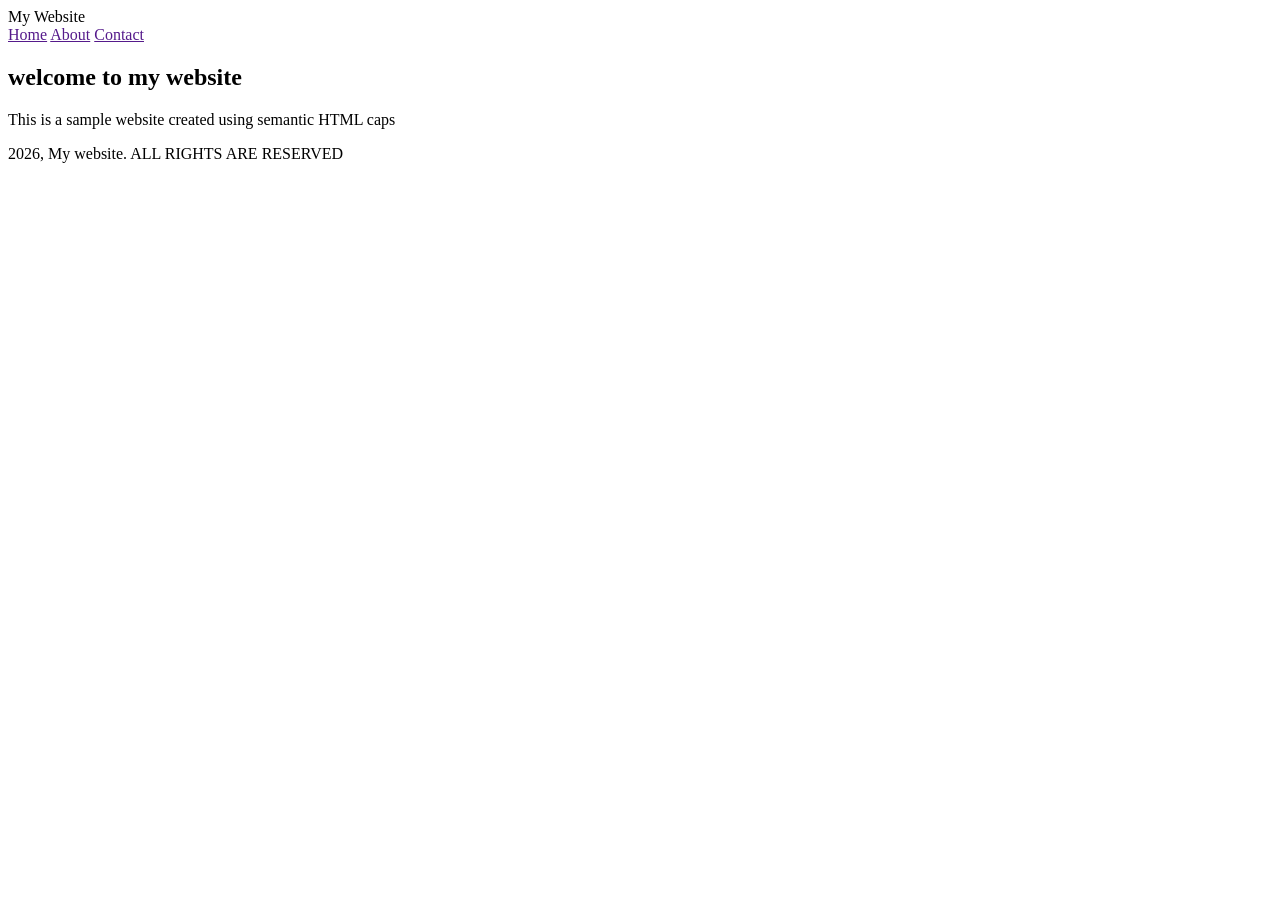
<file: 4vitalpageelements.html>
<!DOCTYPE html>
<html lang="en">
<head>
  <meta charset="UTF-8">
  <meta name="viewport" content="width=device-width, initial-scale=1.0">
  <title>Document</title>
</head>
<body> 
  <header>
    <h>My Website</h>
</header>
    <nav>
      <a href="">Home</a>
      <a href="">About</a>
      <a href="">Contact</a>
    </nav>
    <article>
      <h2>welcome to my website</h2>
      <p>This is a sample website created using semantic HTML caps</p>
    </article>

    <footer>
      <p>2026, My website. ALL RIGHTS ARE RESERVED</p>
    </footer>
</body>
</html>
</file>
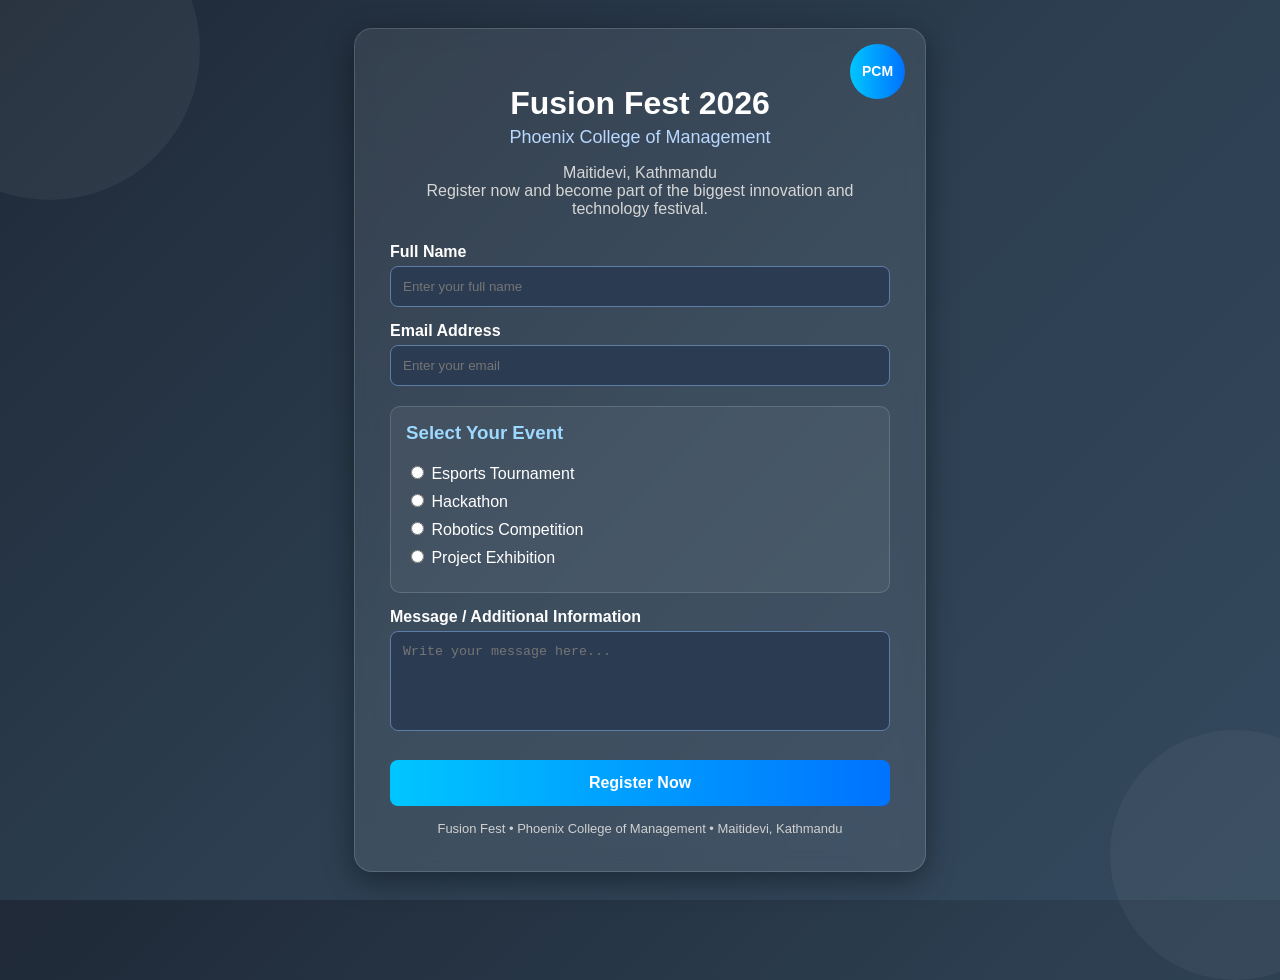
<file: aitools.html>
<!DOCTYPE html>
<html lang="en">
<head>
    <meta charset="UTF-8">
    <meta name="viewport" content="width=device-width, initial-scale=1.0">
    <title>Fusion Fest Registration</title>

    <style>
        body{
            font-family: Arial, Helvetica, sans-serif;
            display: flex;
            justify-content: center;
            align-items: center;
            min-height: 100vh;
            margin: 0;
            background: linear-gradient(135deg,#1f2937,#2c3e50,#34495e);
            overflow-x: hidden;
        }

        /* Background design circles */
        body::before{
            content: "";
            position: absolute;
            width: 300px;
            height: 300px;
            background: rgba(255,255,255,0.05);
            border-radius: 50%;
            top: -100px;
            left: -100px;
        }

        body::after{
            content: "";
            position: absolute;
            width: 250px;
            height: 250px;
            background: rgba(255,255,255,0.04);
            border-radius: 50%;
            bottom: -80px;
            right: -80px;
        }

        .container{
            width: 500px;
            padding: 35px;
            border: 1px solid rgba(255,255,255,0.15);
            border-radius: 18px;
            background: rgba(255,255,255,0.08);
            backdrop-filter: blur(10px);
            box-shadow: 0 8px 30px rgba(0,0,0,0.4);
            color: white;
            position: relative;
        }

        .logo{
            position: absolute;
            top: 15px;
            right: 20px;
            width: 55px;
            height: 55px;
            border-radius: 50%;
            background: linear-gradient(to right,#00c6ff,#0072ff);
            display: flex;
            justify-content: center;
            align-items: center;
            font-size: 14px;
            font-weight: bold;
            color: white;
        }

        h1{
            text-align: center;
            margin-bottom: 5px;
            color: #ffffff;
        }

        h2{
            text-align: center;
            margin-top: 0;
            color: #b8d8ff;
            font-size: 18px;
            font-weight: normal;
        }

        p{
            text-align: center;
            color: #d6d6d6;
            margin-bottom: 25px;
        }

        label{
            display: block;
            margin-top: 15px;
            margin-bottom: 5px;
            font-weight: bold;
        }

        input[type="text"],
        input[type="email"],
        textarea{
            width: 100%;
            padding: 12px;
            border: 1px solid #5f7ea7;
            border-radius: 8px;
            background: #2b3b52;
            color: white;
            box-sizing: border-box;
            outline: none;
        }

        input:focus,
        textarea:focus{
            border-color: #00bfff;
        }

        textarea{
            resize: none;
            height: 100px;
        }

        .event-section{
            margin-top: 20px;
            padding: 15px;
            border: 1px solid rgba(255,255,255,0.15);
            border-radius: 10px;
            background: rgba(255,255,255,0.05);
        }

        .event-section h3{
            margin-top: 0;
            color: #9dd8ff;
        }

        .radio-group{
            margin: 10px 0;
        }

        .radio-group label{
            display: block;
            font-weight: normal;
            margin: 8px 0;
        }

        button{
            width: 100%;
            padding: 14px;
            margin-top: 25px;
            border: none;
            border-radius: 8px;
            background: linear-gradient(to right,#00c6ff,#0072ff);
            color: white;
            font-size: 16px;
            font-weight: bold;
            cursor: pointer;
            transition: 0.3s;
        }

        button:hover{
            transform: translateY(-3px);
            box-shadow: 0 5px 15px rgba(0,198,255,0.5);
        }

        .footer-text{
            text-align: center;
            margin-top: 15px;
            font-size: 13px;
            color: #d0d0d0;
        }
    </style>
</head>

<body>

    <div class="container">

        <div class="logo">PCM</div>

        <h1>Fusion Fest 2026</h1>
        <h2>Phoenix College of Management</h2>

        <p>
            Maitidevi, Kathmandu<br>
            Register now and become part of the biggest innovation and technology festival.
        </p>

        <form>

            <label>Full Name</label>
            <input type="text" placeholder="Enter your full name" required>

            <label>Email Address</label>
            <input type="email" placeholder="Enter your email" required>

            <div class="event-section">

                <h3>Select Your Event</h3>

                <!-- Same name attribute allows only one selection -->
                <div class="radio-group">
                    <label>
                        <input type="radio" name="event" required>
                        Esports Tournament
                    </label>

                    <label>
                        <input type="radio" name="event">
                        Hackathon
                    </label>

                    <label>
                        <input type="radio" name="event">
                        Robotics Competition
                    </label>

                    <label>
                        <input type="radio" name="event">
                        Project Exhibition
                    </label>
                </div>

            </div>

            <label>Message / Additional Information</label>
            <textarea placeholder="Write your message here..."></textarea>

            <button type="submit">Register Now</button>

        </form>

        <div class="footer-text">
            Fusion Fest • Phoenix College of Management • Maitidevi, Kathmandu
        </div>

    </div>

</body>
</html>
</file>
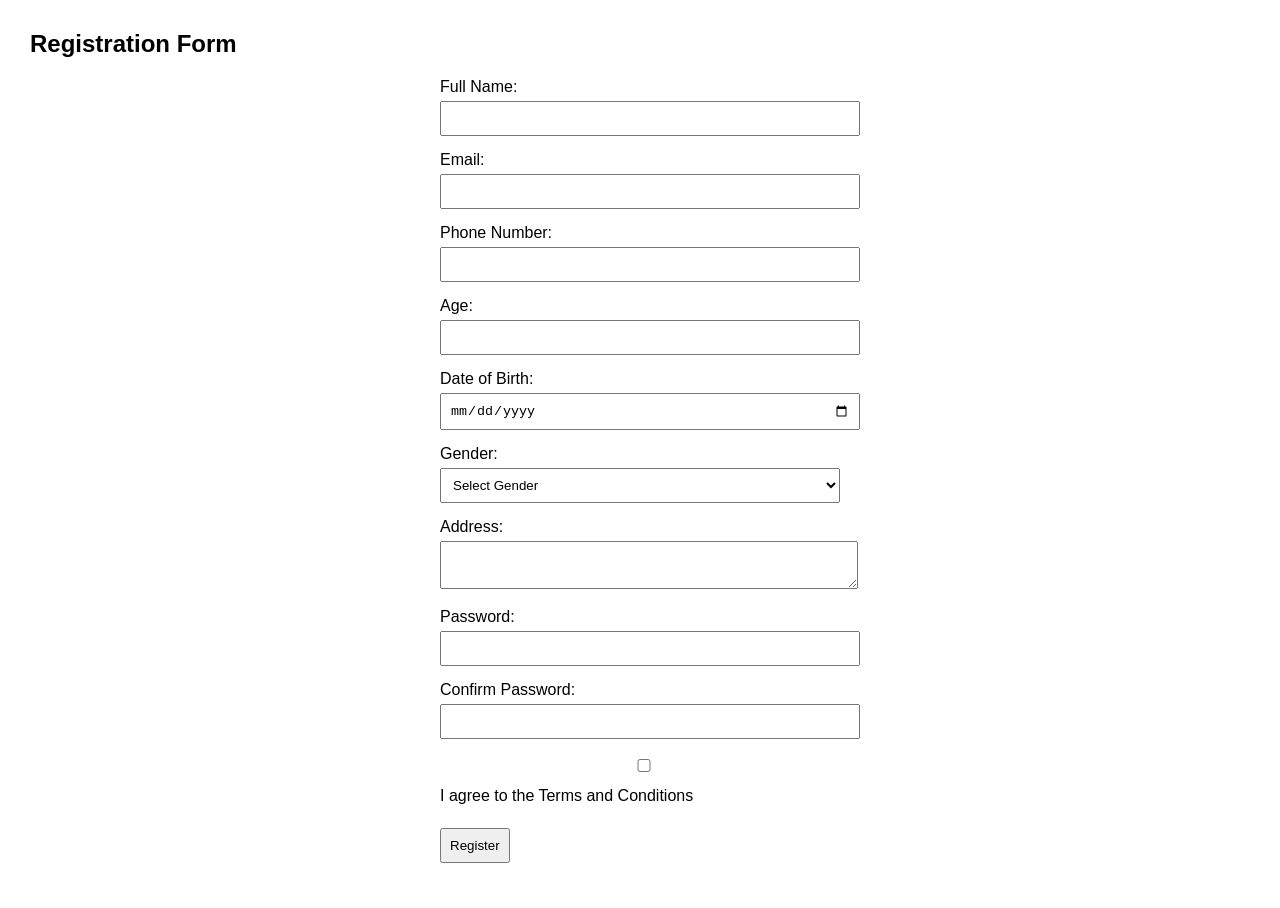
<file: chatgpt.html>
<!DOCTYPE html>
<html>
<head>
    <title>Registration Form</title>
    <style>
        body {
            font-family: Arial, sans-serif;
            margin: 30px;
        }

        form {
            width: 400px;
            margin: auto;
        }

        input, select, textarea {
            width: 100%;
            padding: 8px;
            margin-top: 5px;
            margin-bottom: 15px;
        }

        input[type="submit"] {
            width: auto;
        }
    </style>

    <script>
        function validateForm() {
            let password = document.getElementById("password").value;
            let confirmPassword = document.getElementById("confirmPassword").value;

            if (password !== confirmPassword) {
                alert("Passwords do not match.");
                return false;
            }

            return true;
        }
    </script>
</head>

<body>

<h2>Registration Form</h2>

<form onsubmit="return validateForm()">

    <!-- Name -->
    <label>Full Name:</label>
    <input type="text"
           name="fullname"
           required
           minlength="3"
           pattern="[A-Za-z ]+"
           title="Name should contain only letters and spaces">

    <!-- Email -->
    <label>Email:</label>
    <input type="email"
           name="email"
           required>

    <!-- Phone Number -->
    <label>Phone Number:</label>
    <input type="tel"
           name="phone"
           required
           pattern="[0-9]{10}"
           title="Enter exactly 10 digits">

    <!-- Age -->
    <label>Age:</label>
    <input type="number"
           name="age"
           required
           min="18"
           max="100">

    <!-- Date of Birth -->
    <label>Date of Birth:</label>
    <input type="date"
           name="dob"
           required>

    <!-- Gender -->
    <label>Gender:</label>
    <select required>
        <option value="">Select Gender</option>
        <option>Male</option>
        <option>Female</option>
        <option>Other</option>
    </select>

    <!-- Address -->
    <label>Address:</label>
    <textarea required minlength="10"></textarea>

    <!-- Password -->
    <label>Password:</label>
    <input type="password"
           id="password"
           required
           minlength="8"
           pattern="(?=.*[a-z])(?=.*[A-Z])(?=.*[0-9]).{8,}"
           title="Must contain at least one uppercase letter, one lowercase letter, and one number">

    <!-- Confirm Password -->
    <label>Confirm Password:</label>
    <input type="password"
           id="confirmPassword"
           required>

    <!-- Terms and Conditions -->
    <label>
        <input type="checkbox" required>
        I agree to the Terms and Conditions
    </label>
    <br><br>

    <!-- Submit Button -->
    <input type="submit" value="Register">

</form>

</body>
</html>
</file>
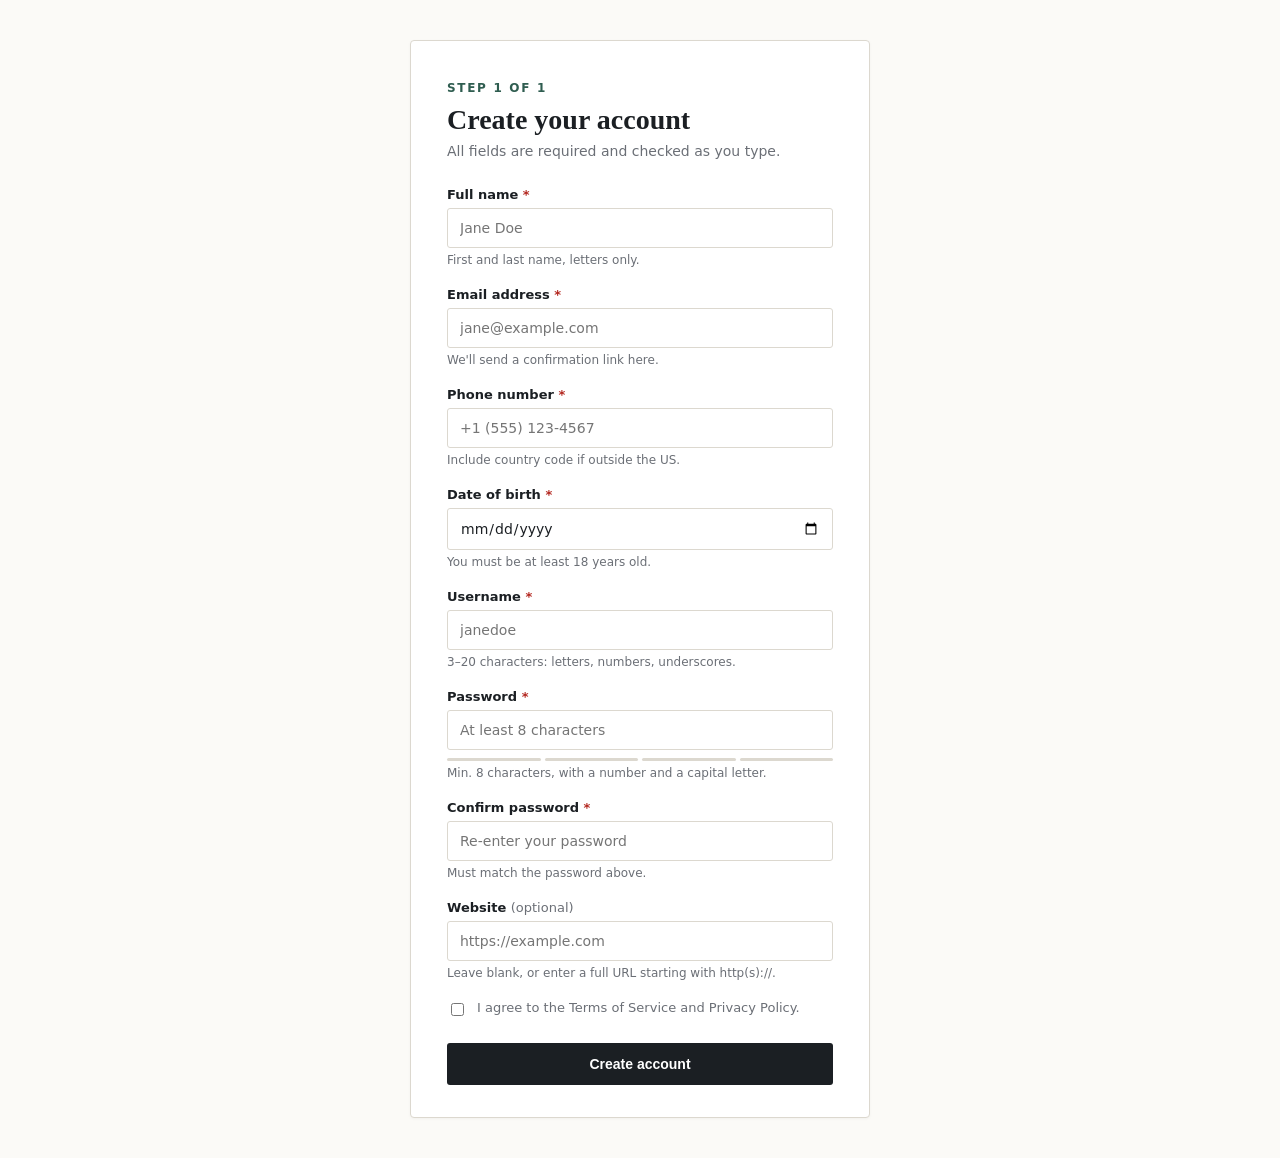
<file: claude.html>
<!DOCTYPE html>
<html lang="en">
<head>
<meta charset="UTF-8">
<meta name="viewport" content="width=device-width, initial-scale=1.0">
<title>Create Account</title>
<style>
  :root {
    --ink: #1b1f23;
    --paper: #fbfaf7;
    --line: #dcd8cf;
    --accent: #2f5d50;
    --accent-soft: #e7efec;
    --error: #b3261e;
    --error-soft: #fbeceb;
    --ok: #2f5d50;
    --muted: #6b6f76;
  }
 
  * { box-sizing: border-box; }
 
  body {
    margin: 0;
    min-height: 100vh;
    background: var(--paper);
    font-family: 'Segoe UI', system-ui, -apple-system, sans-serif;
    color: var(--ink);
    display: flex;
    align-items: center;
    justify-content: center;
    padding: 40px 16px;
  }
 
  .card {
    width: 100%;
    max-width: 460px;
    background: #fff;
    border: 1px solid var(--line);
    border-radius: 4px;
    padding: 40px 36px 32px;
    box-shadow: 0 1px 3px rgba(0,0,0,0.04);
  }
 
  .eyebrow {
    font-size: 12px;
    letter-spacing: 0.14em;
    text-transform: uppercase;
    color: var(--accent);
    font-weight: 600;
    margin: 0 0 8px;
  }
 
  h1 {
    font-family: Georgia, 'Times New Roman', serif;
    font-size: 28px;
    margin: 0 0 6px;
    line-height: 1.2;
  }
 
  .sub {
    color: var(--muted);
    font-size: 14px;
    margin: 0 0 28px;
  }
 
  .field {
    margin-bottom: 20px;
    position: relative;
  }
 
  label {
    display: block;
    font-size: 13px;
    font-weight: 600;
    margin-bottom: 6px;
    color: var(--ink);
  }
 
  .required-mark { color: var(--error); }
 
  input {
    width: 100%;
    padding: 11px 12px;
    font-size: 14px;
    border: 1.5px solid var(--line);
    border-radius: 3px;
    background: #fff;
    color: var(--ink);
    transition: border-color 0.15s ease, background 0.15s ease;
    font-family: inherit;
  }
 
  input:focus {
    outline: none;
    border-color: var(--accent);
  }
 
  .field.valid input {
    border-color: var(--ok);
    background: var(--accent-soft);
  }
 
  .field.invalid input {
    border-color: var(--error);
    background: var(--error-soft);
  }
 
  .hint {
    font-size: 12px;
    color: var(--muted);
    margin-top: 5px;
  }
 
  .error-msg {
    font-size: 12px;
    color: var(--error);
    margin-top: 5px;
    display: none;
    align-items: center;
    gap: 5px;
  }
 
  .field.invalid .error-msg { display: flex; }
  .field.invalid .hint { display: none; }
 
  .status-icon {
    position: absolute;
    right: 12px;
    top: 34px;
    font-size: 14px;
    display: none;
  }
 
  .field.valid .status-icon.ok { display: block; color: var(--ok); }
  .field.invalid .status-icon.bad { display: block; color: var(--error); }
 
  .password-strength {
    display: flex;
    gap: 4px;
    margin-top: 8px;
  }
 
  .password-strength span {
    height: 3px;
    flex: 1;
    background: var(--line);
    border-radius: 2px;
    transition: background 0.2s ease;
  }
 
  .checkbox-field {
    display: flex;
    align-items: flex-start;
    gap: 10px;
    margin-bottom: 24px;
  }
 
  .checkbox-field input {
    width: auto;
    margin-top: 3px;
  }
 
  .checkbox-field label {
    font-size: 13px;
    font-weight: 400;
    color: var(--muted);
    margin: 0;
  }
 
  button {
    width: 100%;
    padding: 13px;
    background: var(--ink);
    color: #fff;
    border: none;
    border-radius: 3px;
    font-size: 14px;
    font-weight: 600;
    cursor: pointer;
    transition: background 0.15s ease;
  }
 
  button:hover { background: var(--accent); }
  button:disabled { background: var(--line); cursor: not-allowed; }
 
  .success-banner {
    display: none;
    background: var(--accent-soft);
    border: 1px solid var(--accent);
    color: var(--accent);
    padding: 14px 16px;
    border-radius: 3px;
    font-size: 14px;
    margin-bottom: 20px;
  }
 
  .success-banner.show { display: block; }
</style>
</head>
<body>
 
<div class="card">
  <p class="eyebrow">Step 1 of 1</p>
  <h1>Create your account</h1>
  <p class="sub">All fields are required and checked as you type.</p>
 
  <div class="success-banner" id="successBanner">Account created — all fields passed validation.</div>
 
  <form id="signupForm" novalidate>
 
    <div class="field" data-field="fullName">
      <label for="fullName">Full name <span class="required-mark">*</span></label>
      <input type="text" id="fullName" name="fullName" autocomplete="name" placeholder="Jane Doe">
      <span class="status-icon ok">✓</span>
      <span class="status-icon bad">✕</span>
      <p class="hint">First and last name, letters only.</p>
      <p class="error-msg">Enter at least two names (letters, spaces, or hyphens only).</p>
    </div>
 
    <div class="field" data-field="email">
      <label for="email">Email address <span class="required-mark">*</span></label>
      <input type="email" id="email" name="email" autocomplete="email" placeholder="jane@example.com">
      <span class="status-icon ok">✓</span>
      <span class="status-icon bad">✕</span>
      <p class="hint">We'll send a confirmation link here.</p>
      <p class="error-msg">Enter a valid email address, like name@example.com.</p>
    </div>
 
    <div class="field" data-field="phone">
      <label for="phone">Phone number <span class="required-mark">*</span></label>
      <input type="tel" id="phone" name="phone" autocomplete="tel" placeholder="+1 (555) 123-4567">
      <span class="status-icon ok">✓</span>
      <span class="status-icon bad">✕</span>
      <p class="hint">Include country code if outside the US.</p>
      <p class="error-msg">Enter a valid phone number (7–15 digits).</p>
    </div>
 
    <div class="field" data-field="dob">
      <label for="dob">Date of birth <span class="required-mark">*</span></label>
      <input type="date" id="dob" name="dob">
      <span class="status-icon ok">✓</span>
      <span class="status-icon bad">✕</span>
      <p class="hint">You must be at least 18 years old.</p>
      <p class="error-msg">Enter a valid date — you must be 18 or older.</p>
    </div>
 
    <div class="field" data-field="username">
      <label for="username">Username <span class="required-mark">*</span></label>
      <input type="text" id="username" name="username" autocomplete="username" placeholder="janedoe">
      <span class="status-icon ok">✓</span>
      <span class="status-icon bad">✕</span>
      <p class="hint">3–20 characters: letters, numbers, underscores.</p>
      <p class="error-msg">Username must be 3–20 characters (letters, numbers, underscores only).</p>
    </div>
 
    <div class="field" data-field="password">
      <label for="password">Password <span class="required-mark">*</span></label>
      <input type="password" id="password" name="password" autocomplete="new-password" placeholder="At least 8 characters">
      <span class="status-icon ok">✓</span>
      <span class="status-icon bad">✕</span>
      <div class="password-strength" id="strengthBars">
        <span></span><span></span><span></span><span></span>
      </div>
      <p class="hint">Min. 8 characters, with a number and a capital letter.</p>
      <p class="error-msg">Needs 8+ characters, one uppercase letter, and one number.</p>
    </div>
 
    <div class="field" data-field="confirmPassword">
      <label for="confirmPassword">Confirm password <span class="required-mark">*</span></label>
      <input type="password" id="confirmPassword" name="confirmPassword" autocomplete="new-password" placeholder="Re-enter your password">
      <span class="status-icon ok">✓</span>
      <span class="status-icon bad">✕</span>
      <p class="hint">Must match the password above.</p>
      <p class="error-msg">Passwords do not match.</p>
    </div>
 
    <div class="field" data-field="website">
      <label for="website">Website <span style="font-weight:400; color:var(--muted);">(optional)</span></label>
      <input type="url" id="website" name="website" autocomplete="url" placeholder="https://example.com">
      <span class="status-icon ok">✓</span>
      <span class="status-icon bad">✕</span>
      <p class="hint">Leave blank, or enter a full URL starting with http(s)://.</p>
      <p class="error-msg">If provided, must be a valid URL starting with http:// or https://.</p>
    </div>
 
    <div class="checkbox-field">
      <input type="checkbox" id="terms" name="terms">
      <label for="terms">I agree to the Terms of Service and Privacy Policy.</label>
    </div>
    <p class="error-msg" id="termsError" style="display:none; margin-top:-14px; margin-bottom:20px;">You must accept the terms to continue.</p>
 
    <button type="submit" id="submitBtn">Create account</button>
  </form>
</div>
 
<script>
(function () {
  const form = document.getElementById('signupForm');
  const successBanner = document.getElementById('successBanner');
 
  const validators = {
    fullName: (v) => /^[A-Za-z]+([ '-][A-Za-z]+)+$/.test(v.trim()),
    email: (v) => /^[^\s@]+@[^\s@]+\.[^\s@]+$/.test(v.trim()),
    phone: (v) => /^\+?[0-9\s\-()]{7,17}$/.test(v.trim()) && v.replace(/\D/g, '').length >= 7 && v.replace(/\D/g, '').length <= 15,
    dob: (v) => {
      if (!v) return false;
      const dob = new Date(v);
      if (isNaN(dob.getTime())) return false;
      const today = new Date();
      let age = today.getFullYear() - dob.getFullYear();
      const m = today.getMonth() - dob.getMonth();
      if (m < 0 || (m === 0 && today.getDate() < dob.getDate())) age--;
      return age >= 18 && dob <= today;
    },
    username: (v) => /^[A-Za-z0-9_]{3,20}$/.test(v.trim()),
    password: (v) => /^(?=.*[A-Z])(?=.*[0-9]).{8,}$/.test(v),
    confirmPassword: (v) => v.length > 0 && v === document.getElementById('password').value,
    website: (v) => v.trim() === '' || /^https?:\/\/[^\s]+\.[^\s]+$/.test(v.trim())
  };
 
  function validateField(name) {
    const wrapper = document.querySelector(`[data-field="${name}"]`);
    const input = document.getElementById(name);
    const isValid = validators[name](input.value);
 
    wrapper.classList.remove('valid', 'invalid');
    if (input.value.trim() === '' && name === 'website') {
      // optional field left blank counts as neutral/valid
      wrapper.classList.add('valid');
      return true;
    }
    wrapper.classList.add(isValid ? 'valid' : 'invalid');
    return isValid;
  }
 
  function updateStrength() {
    const val = document.getElementById('password').value;
    const bars = document.querySelectorAll('#strengthBars span');
    let score = 0;
    if (val.length >= 8) score++;
    if (/[A-Z]/.test(val)) score++;
    if (/[0-9]/.test(val)) score++;
    if (/[^A-Za-z0-9]/.test(val)) score++;
 
    const colors = ['#b3261e', '#c9822f', '#c9822f', '#2f5d50'];
    bars.forEach((bar, i) => {
      bar.style.background = i < score ? colors[score - 1] : '#dcd8cf';
    });
  }
 
  Object.keys(validators).forEach((name) => {
    const input = document.getElementById(name);
    input.addEventListener('input', () => {
      validateField(name);
      if (name === 'password') {
        updateStrength();
        // re-check confirm password whenever password changes
        const confirmField = document.getElementById('confirmPassword');
        if (confirmField.value) validateField('confirmPassword');
      }
    });
    input.addEventListener('blur', () => validateField(name));
  });
 
  form.addEventListener('submit', function (e) {
    e.preventDefault();
    successBanner.classList.remove('show');
 
    let allValid = true;
    Object.keys(validators).forEach((name) => {
      const ok = validateField(name);
      if (!ok) allValid = false;
    });
 
    const termsChecked = document.getElementById('terms').checked;
    const termsError = document.getElementById('termsError');
    termsError.style.display = termsChecked ? 'none' : 'flex';
    if (!termsChecked) allValid = false;
 
    if (allValid) {
      successBanner.classList.add('show');
      form.reset();
      document.querySelectorAll('.field').forEach(f => f.classList.remove('valid', 'invalid'));
      document.querySelectorAll('#strengthBars span').forEach(s => s.style.background = '#dcd8cf');
    } else {
      const firstInvalid = document.querySelector('.field.invalid, .checkbox-field');
      if (firstInvalid) firstInvalid.scrollIntoView({ behavior: 'smooth', block: 'center' });
    }
  });
})();
</script>
 
</body>
</html>
</file>
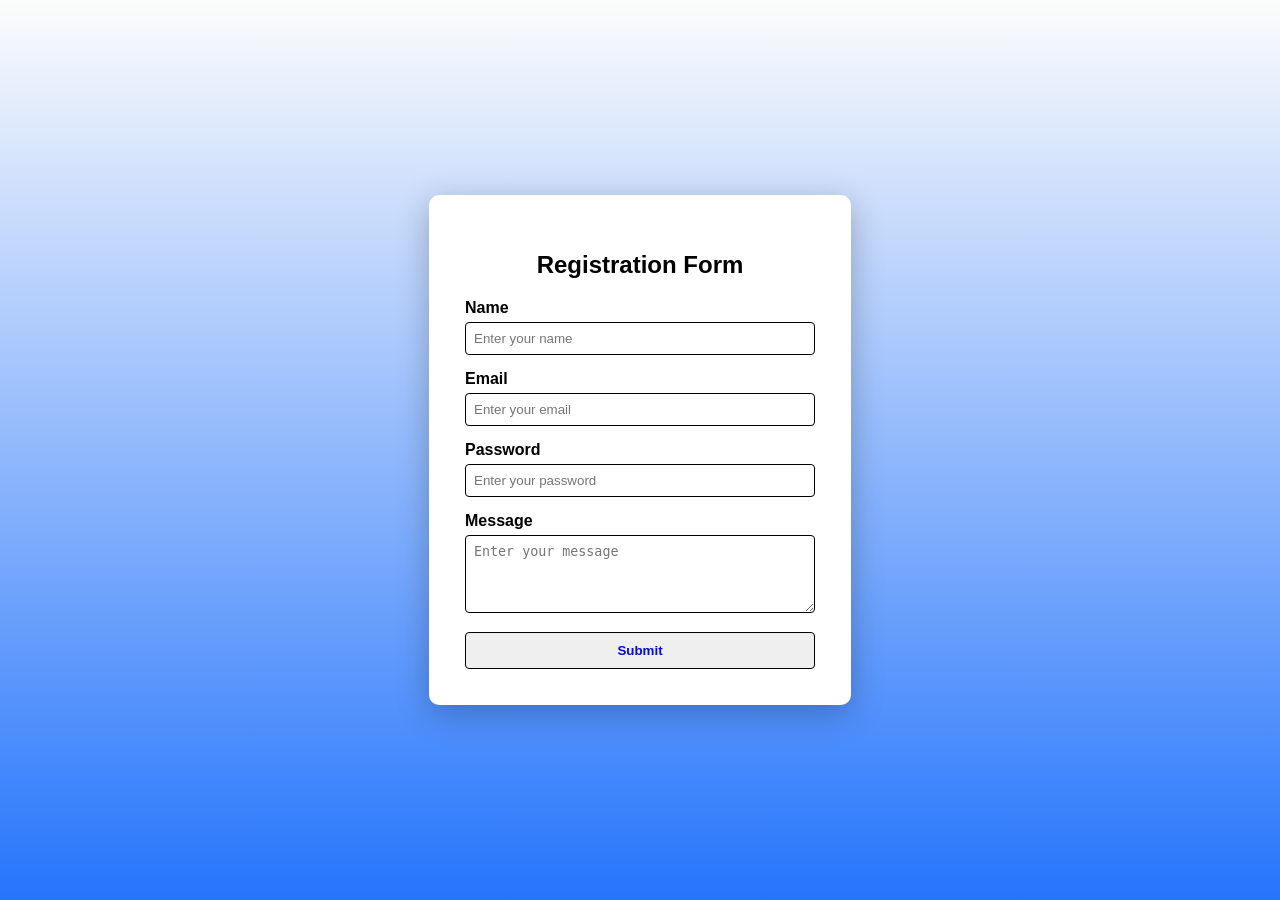
<file: form(internalcss).html>
<!DOCTYPE html>
<html lang="en">
<head>
<meta charset="UTF-8">
<title>Registration Form (Internal CSS)</title>

<style>
body {
    font-family: Arial, sans-serif;
    display: flex;
    justify-content: center;
    align-items: center;
    min-height: 100vh;
    margin: 0;
    
    background: linear-gradient(#fcfcfc, #2575fc);
}

form {
    width: 350px;
    padding: 35px;
    border: 1px solid rgba(255,255,255,0.3);
    border-radius: 10px;
    box-shadow: 0px 8px 32px rgba(0,0,0,0.25);
    
    background: white;
}

h2 {
    text-align: center;
    margin-bottom: 20px;
}

label {
    display: block;
    margin-bottom: 5px;
    font-weight: bold;
}

input,
textarea {
    width: 100%;
    padding: 8px;
    margin-bottom: 15px;
    box-sizing: border-box;
    border: 1px solid black;
    border-radius: 4px;
}

textarea {
    resize: vertical;
}

button {
    width: 100%;
    padding: 10px;
    border: 1px solid black;
    border-radius: 4px;
    font-weight: bold;
    cursor: pointer;
    color: rgb(8, 8, 224);
}

button:hover {
    background-color: #e6e6e6;
}
</style>

</head>
<body>

<form>

    <h2>Registration Form</h2>

    <label>Name</label>
    <input type="text" name="name" placeholder="Enter your name" required>

    <label>Email</label>
    <input type="email" name="email" placeholder="Enter your email" required>

    <label>Password</label>
    <input type="password" name="password" placeholder="Enter your password" required>

    <label>Message</label>
    <textarea name="message" placeholder="Enter your message" rows="4"></textarea>

    <button type="submit">Submit</button>

</form>

</body>
</html>
</file>
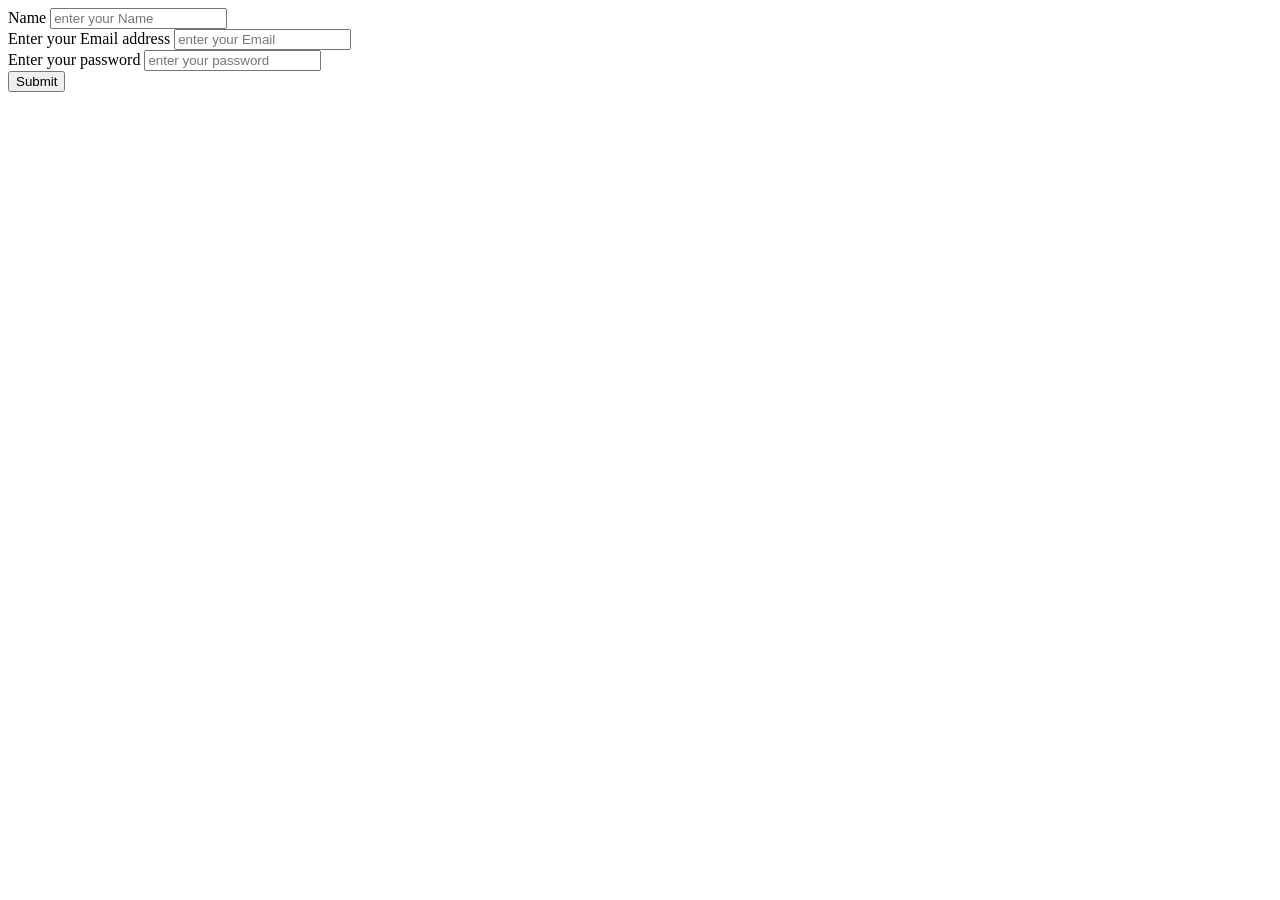
<file: form.html>
<!DOCTYPE html>
<html lang="en">
<title> Welcome to Day 1</title>
<body>
    
    <form action="/submit-data"method="POST">
<div>
        <label for="name">Name</label>
        <input type="text" placeholder="enter your Name" id="name" name="name" required/>
    </div>

        <div>
        <label for="Email">Enter your Email address</label>
        <input type="Email" placeholder="enter your Email" id="Email" name="Email" required/>
        </div>
        <div>

        
        <label for="password">Enter your password</label>
        <input type="password"placeholder="enter your password" id="password" name="password" requires/>
        </div>
        <button type="submit">Submit</button>
        

    </form>
    

    </body>
    </body>
</body>
</html>
</file>
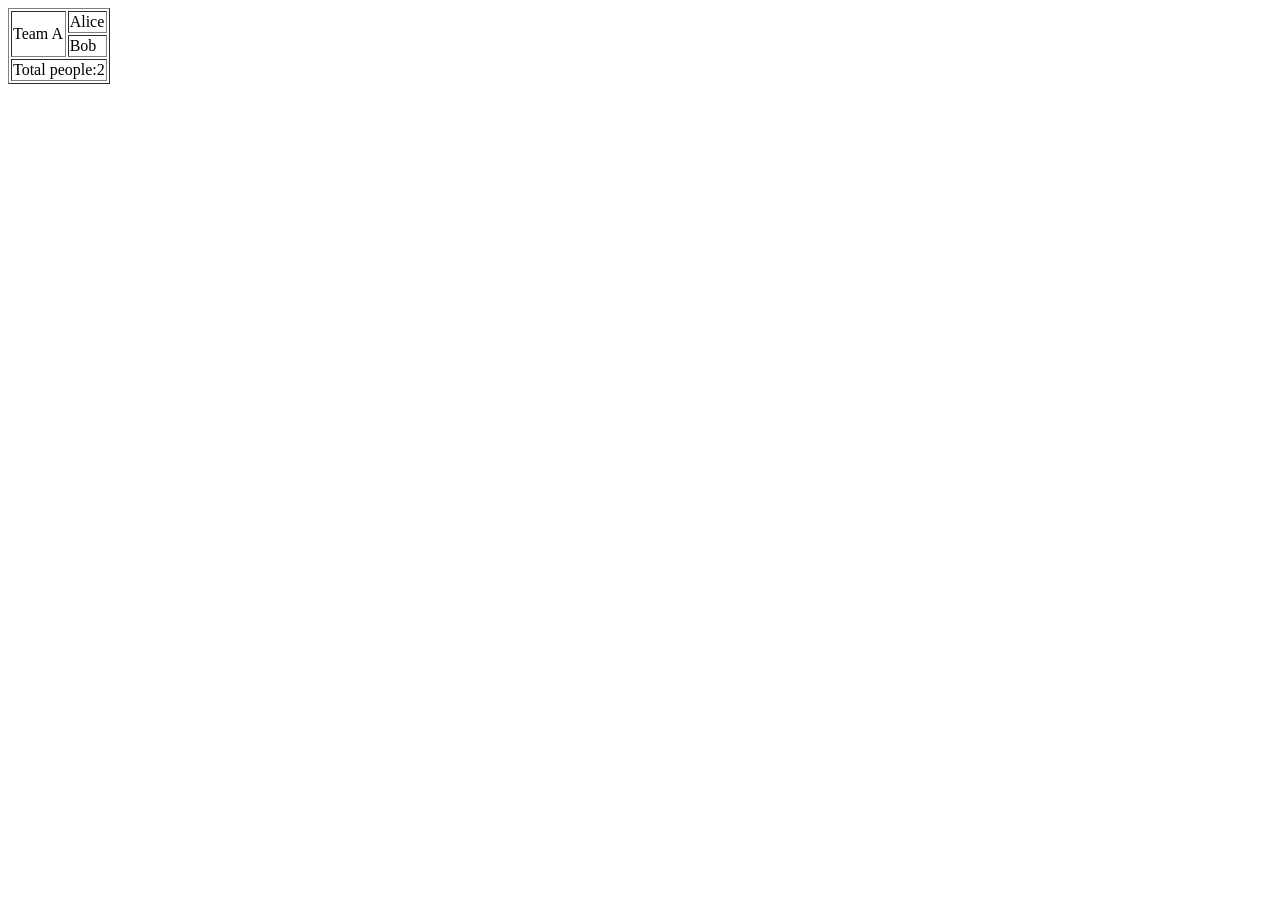
<file: spanning.html>
<!DOCTYPE html>
<html lang="en">
<head>
    <meta charset="UTF-8">
    <meta name="viewport" content="width=device-width, initial-scale=1.0">
    <title>Document</title>
</head>
<body>
    <table border="1">
        <tr>
            <td rowspan="2"> Team A</td>
            <td>Alice</td>
        </tr>
        <tr>
            <td>Bob</td>


        </tr>
        <tr>
            <td colspan="2"> Total people:2</td>
            
        </tr>
    </table>
</body>
</html>
</file>
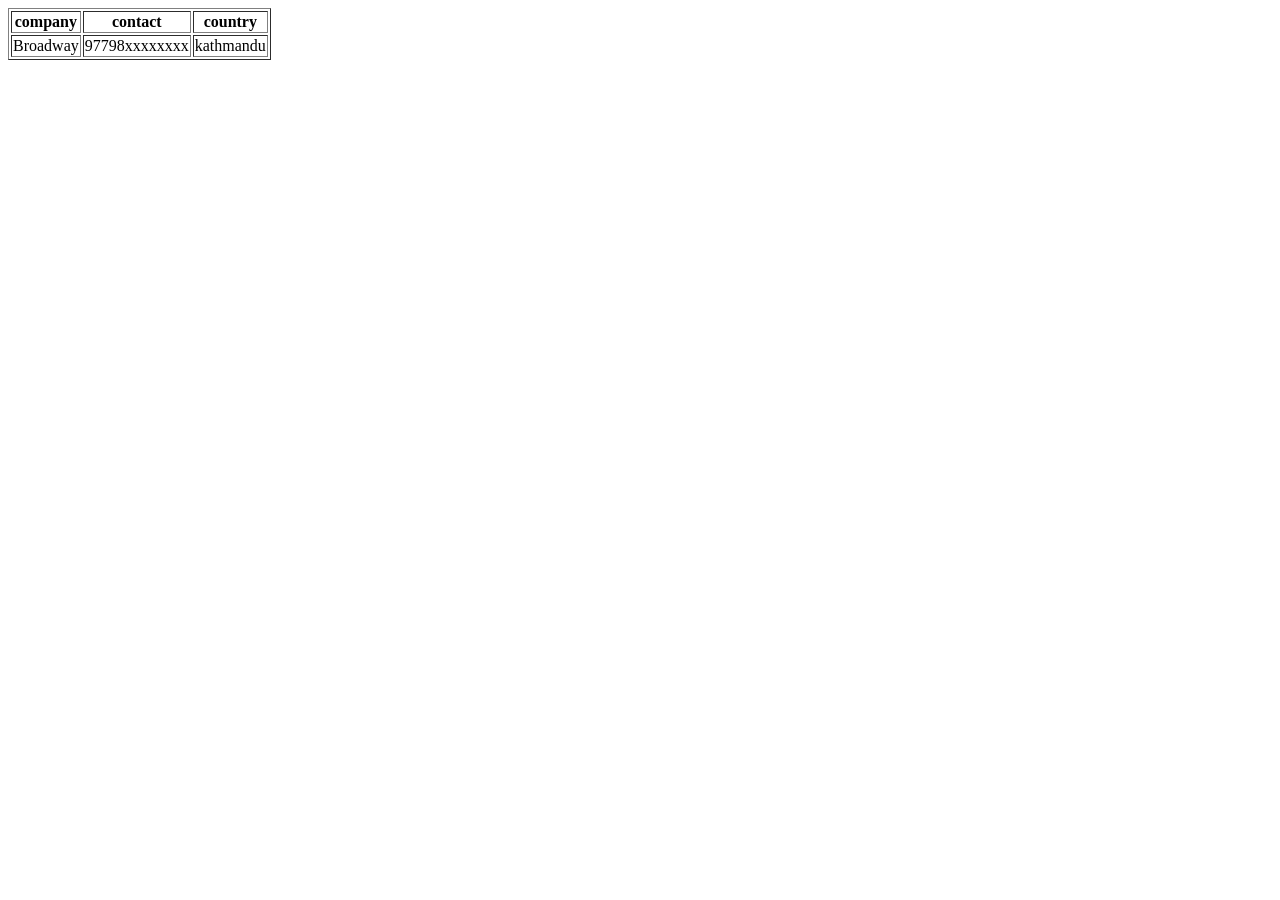
<file: table.html>
<!DOCTYPE html>
<html >

<body>
    <table border="1">
        <tr>
            <th>company</th>
            <th>contact</th>
            <th>country</th>
        </tr>
        <tr>
            <td>Broadway</td>
            <td>97798xxxxxxxx</td>
            <td>kathmandu</td>
        </tr>
    </table>
    
</body>
</html>
</file>
